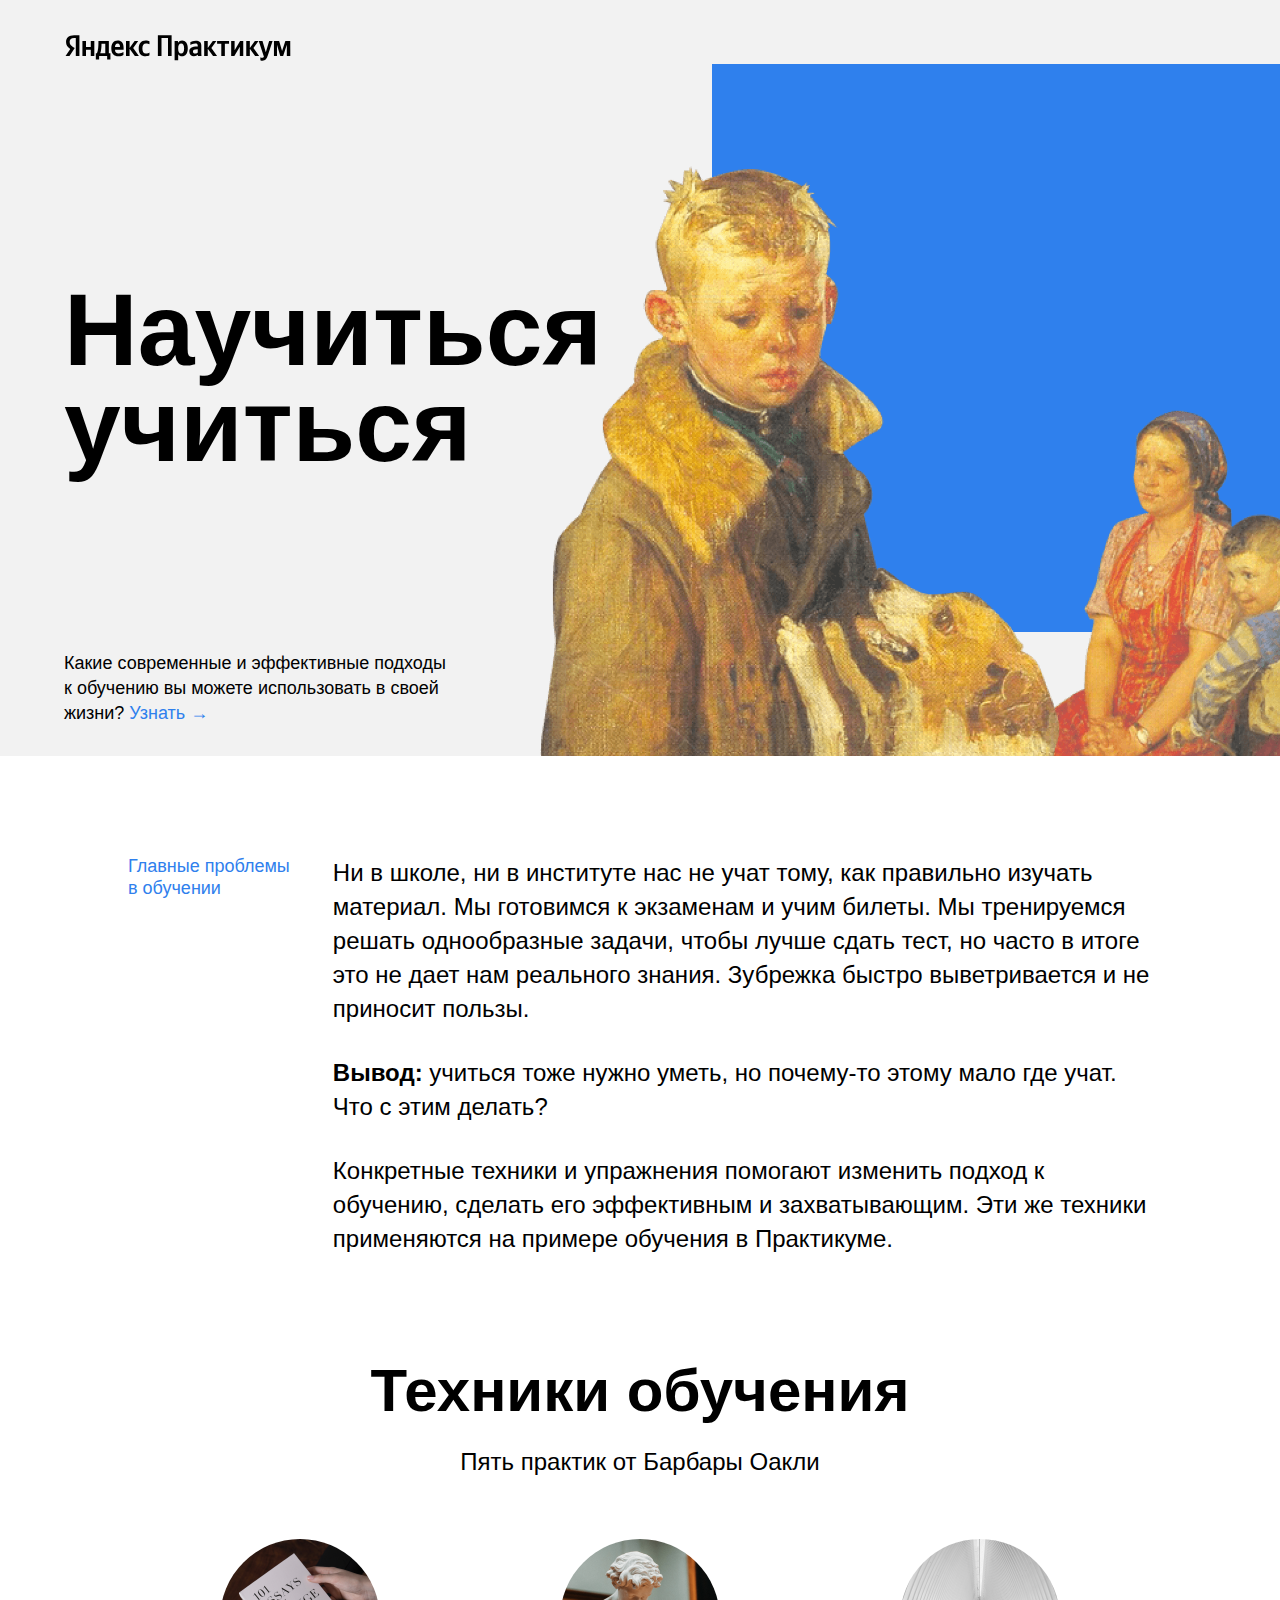
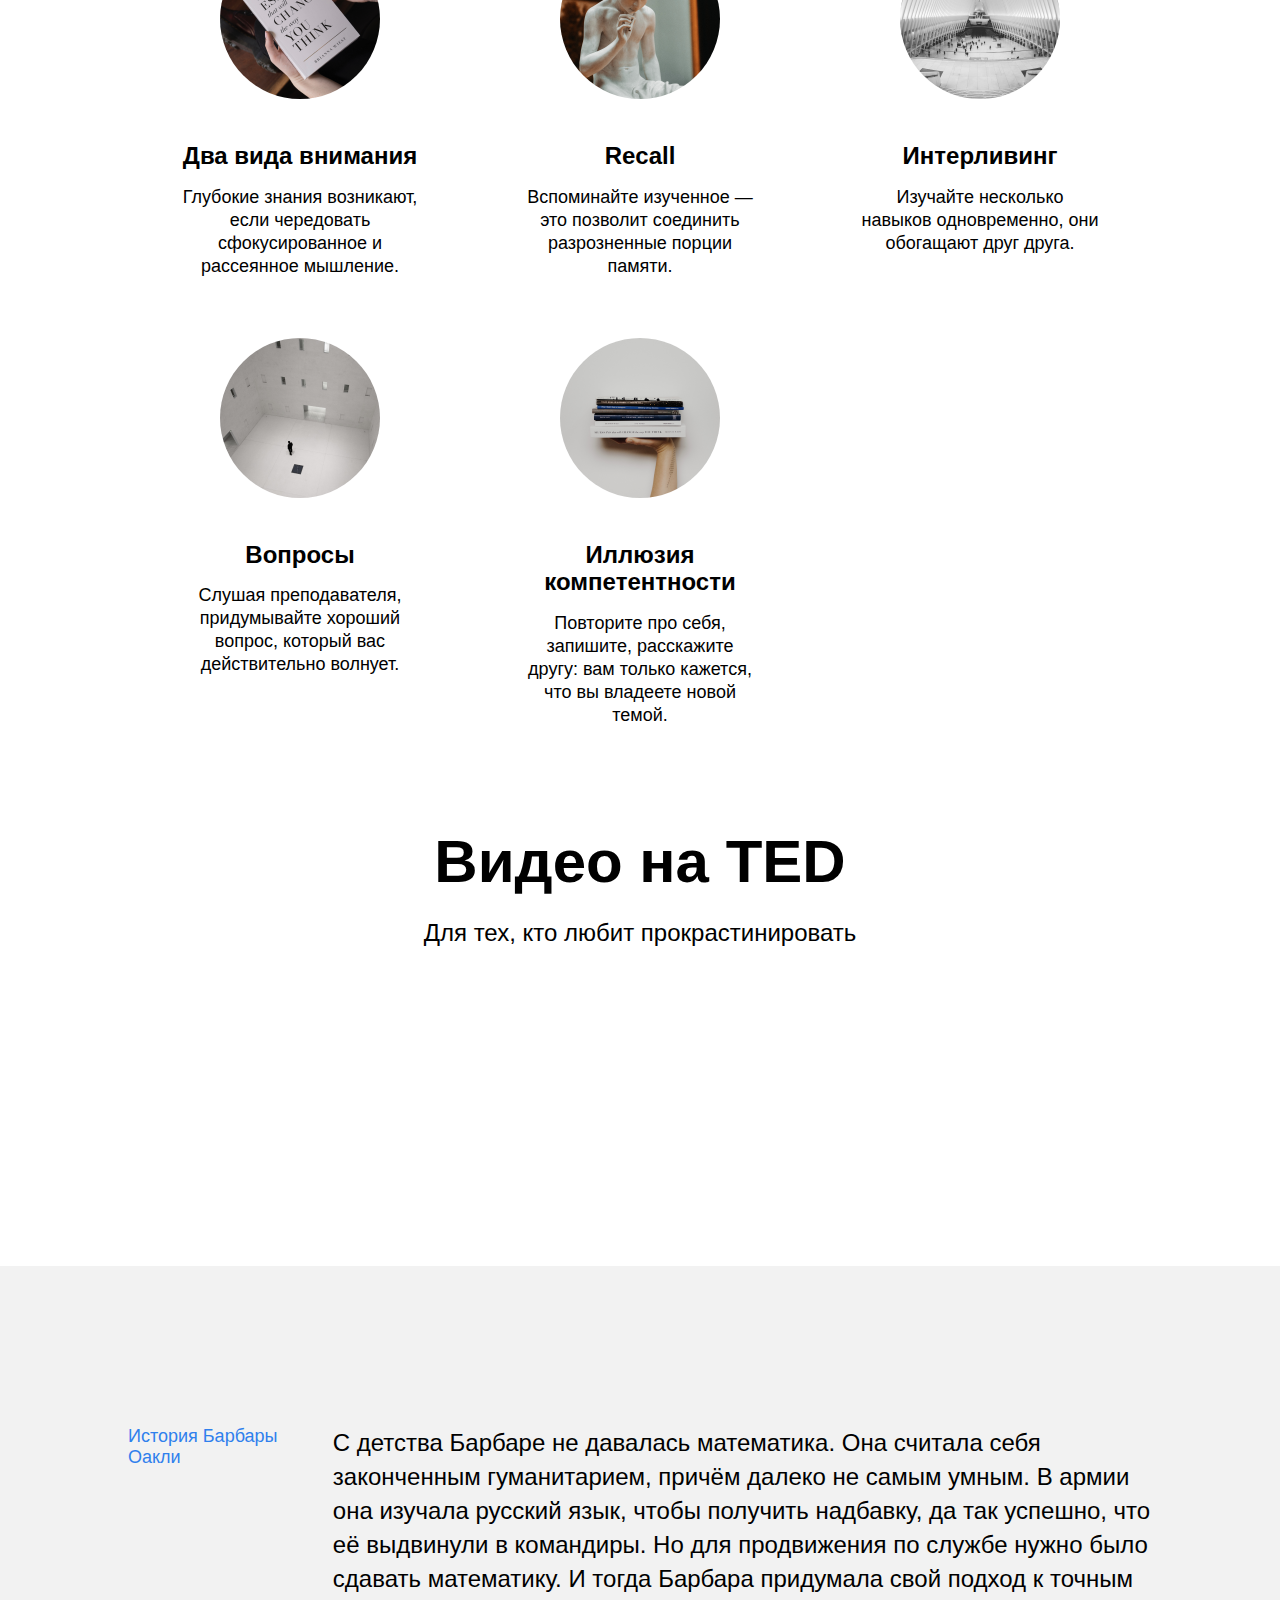
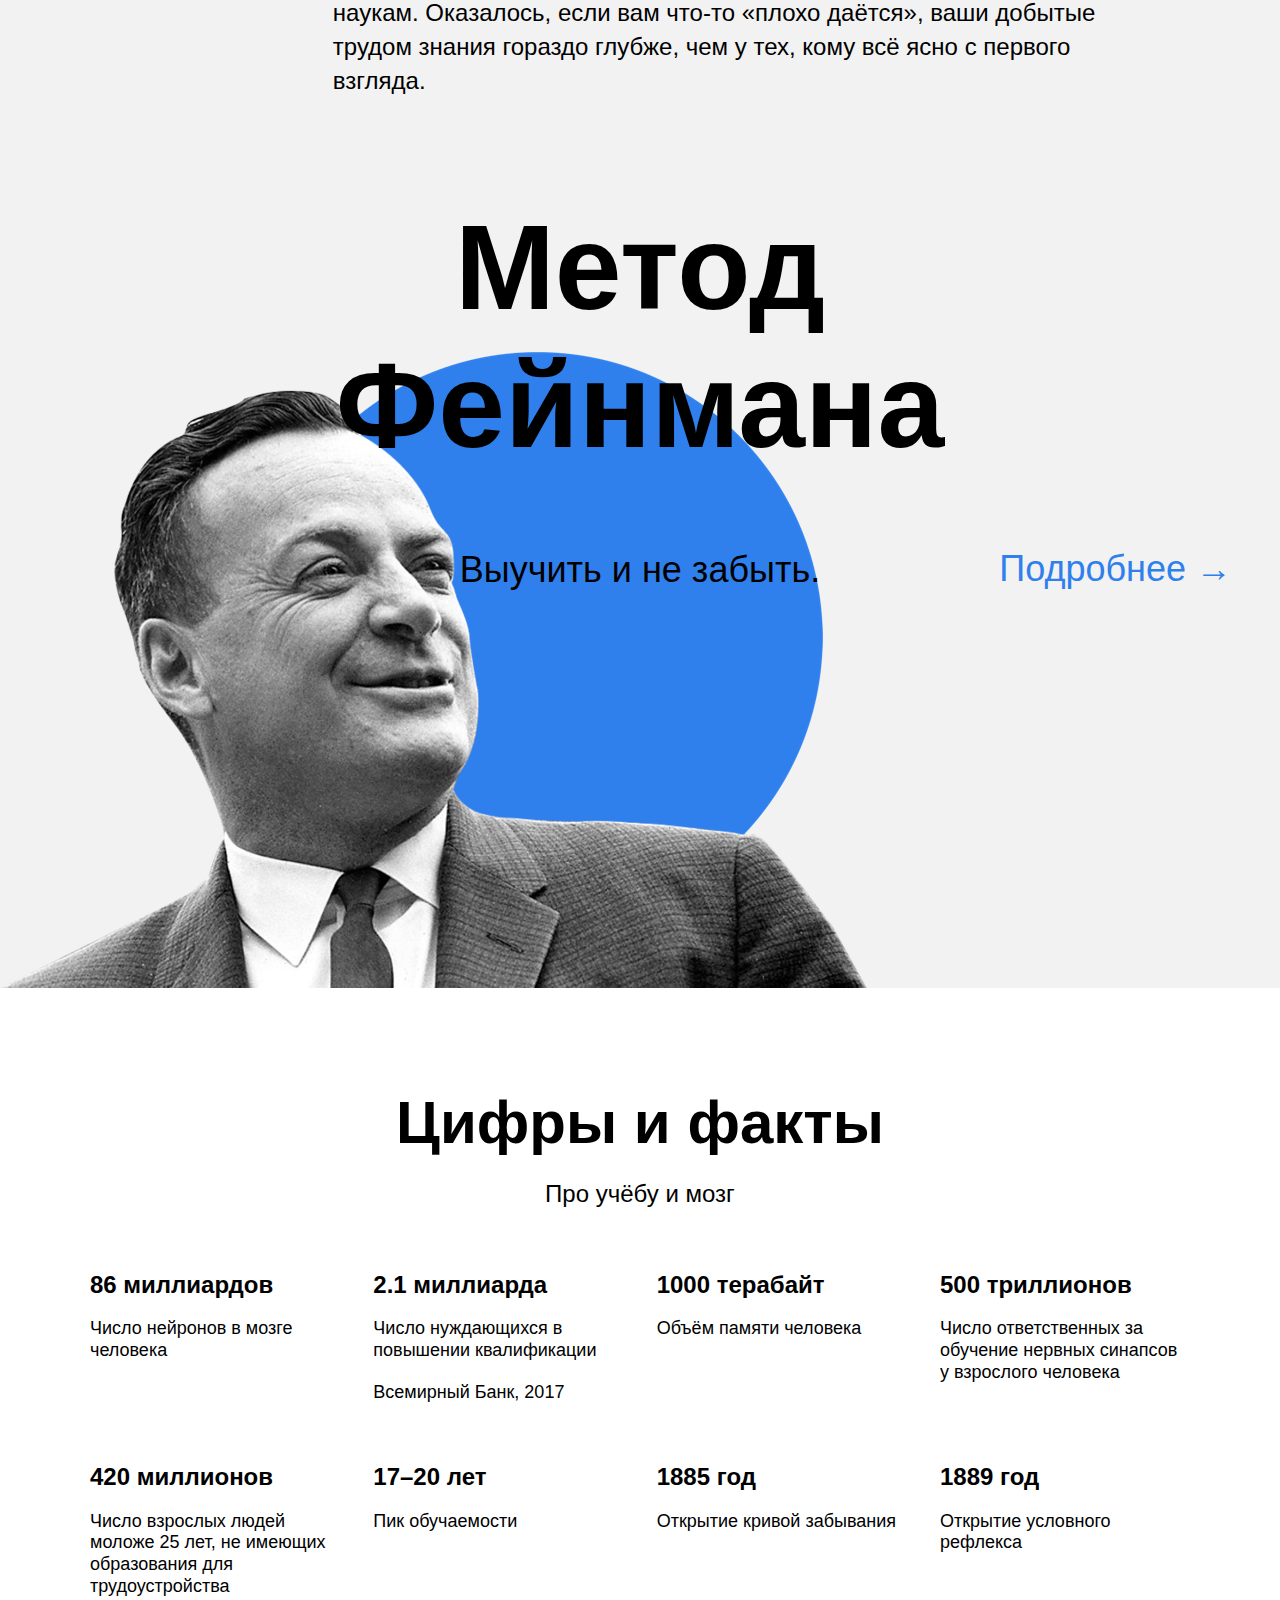
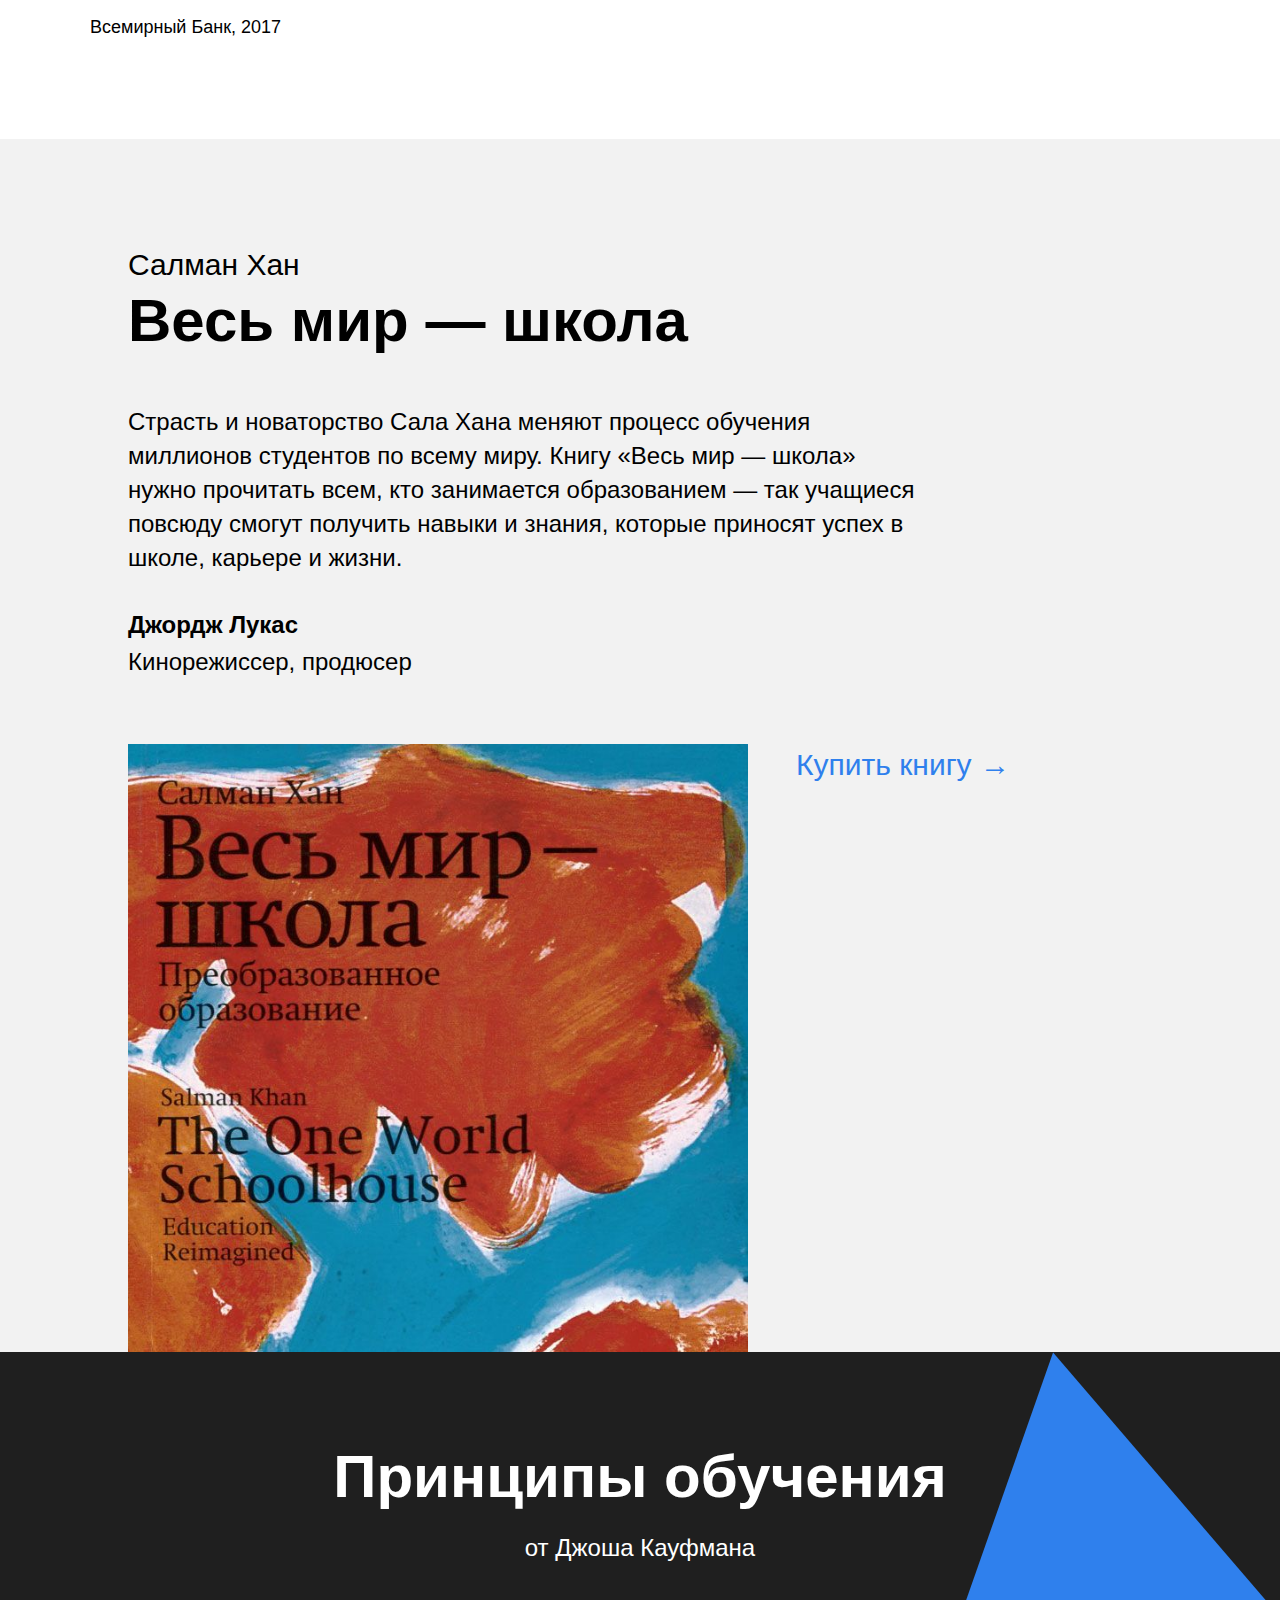
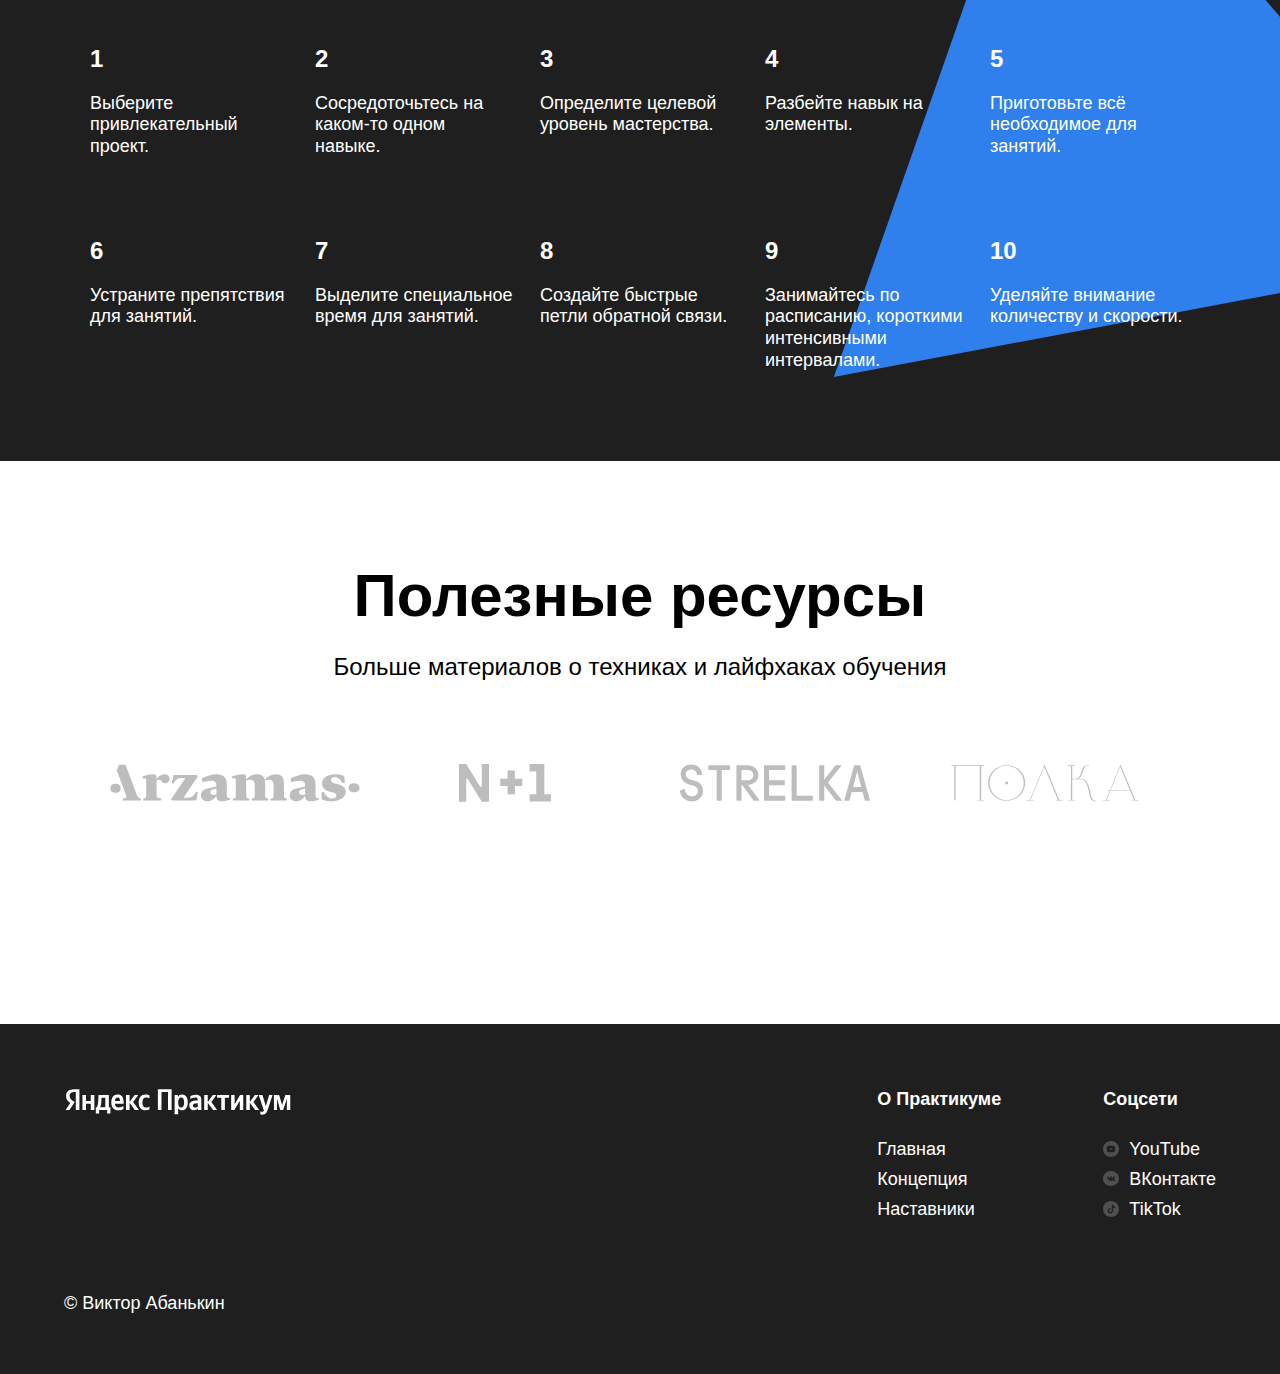
<file: index.html>
<!DOCTYPE html>
<html lang="ru">

<head>
  <meta charset="UTF-8">
  <meta name="viewport" content="width=device-width, initial-scale=1.0">
  <link rel="stylesheet" href="./pages/index.css">
  <title>Научиться учиться</title>
</head>

<body>
  <div class="page">
    <header class="header">
      <img class="logo logo_place_header" src="./images/logo_place_header.svg" alt="Логотип Яндекс">
      <h1 class="header__title">Научиться учиться</h1>
      <p class="header__subtitle">
        Какие современные и эффективные подходы к обучению вы можете
        использовать в своей жизни?
        <a href="#" class="header__link">Узнать →</a>
      </p>
      <img class="header__main-illustration" src="./images/header-image.png" alt="Картинка опять двойка">
      <div class="header__square-pic rotation"></div>
    </header>
    <main class="content">
      <section class="description">
        <div class="two-columns">
          <h2 class="two-columns__brief">Главные проблемы в обучении</h2>
          <div class="two-columns__main-text">
            <p class="two-columns__paragraph">
              Ни в школе, ни в институте нас не учат тому, как правильно изучать
              материал. Мы готовимся к экзаменам и учим билеты. Мы тренируемся
              решать однообразные задачи, чтобы лучше сдать тест, но часто в
              итоге это не дает нам реального знания. Зубрежка быстро
              выветривается и не приносит пользы.
            </p>
            <p class="two-columns__paragraph">
              <span class="two-columns__span-accent">Вывод:</span> учиться тоже
              нужно уметь, но почему-то этому мало где учат. Что с этим делать?
            </p>
            <p class="two-columns__paragraph">
              Конкретные техники и упражнения помогают изменить подход к
              обучению, сделать его эффективным и захватывающим. Эти же техники
              применяются на примере обучения в Практикуме.
            </p>
          </div>
        </div>
      </section>
      <section class="techniques">
        <h2 class="section-title">Техники обучения</h2>
        <p class="section-subtitle">Пять практик от Барбары Оакли</p>
        <div class="cards">
          <div class="cards__item">
            <img class="cards__image" src="./images/cards-attention.png" alt="Карточка виды внимания">
            <h3 class="cards__title">Два вида внимания</h3>
            <p class="cards__description">Глубокие знания возникают, если чередовать сфокусированное и рассеянное
              мышление.</p>
          </div>
          <div class="cards__item">
            <img class="cards__image" src="./images/cards-recall.png" alt="Карточка отзыв">
            <h3 class="cards__title">Recall</h3>
            <p class="cards__description">Вспоминайте изученное — это позволит соединить разрозненные порции памяти.</p>
          </div>
          <div class="cards__item">
            <img class="cards__image" src="./images/cards-interliving.png" alt="Карточка интерливинг">
            <h3 class="cards__title">Интерливинг</h3>
            <p class="cards__description">Изучайте несколько навыков одновременно, они обогащают друг друга.</p>
          </div>
          <div class="cards__item">
            <img class="cards__image" src="./images/cards-question.png" alt="Карточка вопросы">
            <h3 class="cards__title">Вопросы</h3>
            <p class="cards__description">Слушая преподавателя, придумывайте хороший вопрос, который вас действительно
              волнует.</p>
          </div>
          <div class="cards__item">
            <img class="cards__image" src="./images/cards-competence.png" alt="Карточка иллюзия компетентности">
            <h3 class="cards__title">Иллюзия компетентности</h3>
            <p class="cards__description">Повторите про себя, запишите, расскажите другу: вам только кажется, что вы
              владеете новой темой.</p>
          </div>
        </div>
      </section>
      <section class="video">
        <h2 class="section-title">Видео нa TED</h2>
        <p class="section-subtitle">Для тех, кто любит прокрастинировать</p>
        <div class="video__iframes">
          <iframe class="video__iframe" src="https://www.youtube.com/embed/5MgBikgcWnY" title="Видеоплеер"
            allow="accelerometer; autoplay; clipboard-write; encrypted-media; gyroscope; picture-in-picture"
            allowfullscreen></iframe>
          <iframe class="video__iframe" src="https://www.youtube.com/embed/arj7oStGLkU" title="Видеоплеер"
            allow="accelerometer; autoplay; clipboard-write; encrypted-media; gyroscope; picture-in-picture"
            allowfullscreen></iframe>
        </div>
      </section>
      <section class="oakley">
        <div class="two-columns">
          <h2 class="two-columns__brief">История Барбары Оакли</h2>
          <div class="two-columns__main-text">
            <p class="two-columns__paragraph">С детства Барбаре не давалась математика. Она считала себя законченным
              гуманитарием, причём далеко не самым умным. В армии она изучала русский язык, чтобы получить надбавку, да
              так успешно, что её выдвинули в командиры. Но для продвижения по службе нужно было сдавать математику. И
              тогда Барбара придумала свой подход к точным наукам. Оказалось, если вам что-то «плохо даётся», ваши
              добытые трудом знания гораздо глубже, чем у тех, кому всё ясно с первого взгляда.
            </p>
          </div>
        </div>
      </section>
      <section class="feynman">
        <h2 class="feynman__title">Метод Фейнмана</h2>
        <p class="feynman__subtitle">Выучить и не забыть.</p>
        <a class="feynman__link" href="#">Подробнее →</a>
      </section>
      <section class="digits">
        <h2 class="section-title">Цифры и факты</h2>
        <p class="section-subtitle">Про учёбу и мозг</p>
        <div class="table">
          <div class="table__cell">
            <h3 class="table__heading">86 миллиардов</h3>
            <p class="table__text">Число нейронов в мозге человека</p>
          </div>
          <div class="table__cell">
            <h3 class="table__heading">2.1 миллиарда</h3>
            <p class="table__text">
              Число нуждающихся в повышении квалификации
            </p>
            <p class="table__text">Всемирный Банк, 2017</p>
          </div>
          <div class="table__cell">
            <h3 class="table__heading">1000 терабайт</h3>
            <p class="table__text">Объём памяти человека</p>
          </div>
          <div class="table__cell">
            <h3 class="table__heading">500 триллионов</h3>
            <p class="table__text">
              Число ответственных за обучение нервных синапсов у взрослого
              человека
            </p>
          </div>
          <div class="table__cell">
            <h3 class="table__heading">420 миллионов</h3>
            <p class="table__text">
              Число взрослых людей моложе 25 лет, не имеющих образования для
              трудоустройства
            </p>
            <p class="table__text">Всемирный Банк, 2017</p>
          </div>
          <div class="table__cell">
            <h3 class="table__heading">17–20 лет</h3>
            <p class="table__text">Пик обучаемости</p>
          </div>
          <div class="table__cell">
            <h3 class="table__heading">1885 год</h3>
            <p class="table__text">Открытие кривой забывания</p>
          </div>
          <div class="table__cell">
            <h3 class="table__heading">1889 год</h3>
            <p class="table__text">Открытие условного рефлекса</p>
          </div>
        </div>
      </section>
      <section class="khan">
        <div class="khan__container">
          <p class="khan__author">Салман Хан</p>
          <h2 class="khan__title">Весь мир — школа</h2>
          <p class="khan__quote">Страсть и новаторство Сала Хана меняют процесс обучения миллионов студентов по всему
            миру. Книгу «Весь мир — школа» нужно прочитать всем, кто занимается образованием — так учащиеся повсюду
            смогут
            получить навыки и знания, которые приносят успех в школе, карьере и жизни.</p>
          <p class="khan__quote-author">Джордж Лукас</p>
          <p class="khan__quote-author-subline">Кинорежиссер, продюсер</p>
          <div class="khan__book-container">
            <div class="khan__book-pic"></div>
            <a class="khan__buy-link" href="#" target="_blank">Купить книгу →</a>
          </div>
        </div>
      </section>
      <section class="kaufman">
        <h2 class="section-title section-title_theme_dark">Принципы обучения</h2>
        <p class="section-subtitle section-subtitle_theme_dark">от Джоша Кауфмана</p>
        <div class="kaufman__triangle rotation"></div>
        <div class="table table_theme_dark">
          <div class="table__cell table__cell_theme_dark">
            <h3 class="table__heading table__heading_theme_dark">1</h3>
            <p class="table__text table__text_theme_dark">Выберите привлекательный проект.</p>
          </div>
          <div class="table__cell table__cell_theme_dark">
            <h3 class="table__heading table__heading_theme_dark">2</h3>
            <p class="table__text table__text_theme_dark">Сосредоточьтесь на каком-то одном навыке.</p>
          </div>
          <div class="table__cell table__cell_theme_dark">
            <h3 class="table__heading table__heading_theme_dark">3</h3>
            <p class="table__text table__text_theme_dark">Определите целевой уровень мастерства.</p>
          </div>
          <div class="table__cell table__cell_theme_dark">
            <h3 class="table__heading table__heading_theme_dark">4</h3>
            <p class="table__text table__text_theme_dark">Разбейте навык на элементы.</p>
          </div>
          <div class="table__cell table__cell_theme_dark">
            <h3 class="table__heading table__heading_theme_dark">5</h3>
            <p class="table__text table__text_theme_dark">Приготовьте всё необходимое для занятий.</p>
          </div>
          <div class="table__cell table__cell_theme_dark">
            <h3 class="table__heading table__heading_theme_dark">6</h3>
            <p class="table__text table__text_theme_dark">Устраните препятствия для занятий.</p>
          </div>
          <div class="table__cell table__cell_theme_dark">
            <h3 class="table__heading table__heading_theme_dark">7</h3>
            <p class="table__text table__text_theme_dark">Выделите специальное время для занятий.</p>
          </div>
          <div class="table__cell table__cell_theme_dark">
            <h3 class="table__heading table__heading_theme_dark">8</h3>
            <p class="table__text table__text_theme_dark">Создайте быстрые петли обратной связи.</p>
          </div>
          <div class="table__cell table__cell_theme_dark">
            <h3 class="table__heading table__heading_theme_dark">9</h3>
            <p class="table__text table__text_theme_dark">Занимайтесь по расписанию, короткими интенсивными интервалами.
            </p>
          </div>
          <div class="table__cell table__cell_theme_dark">
            <h3 class="table__heading table__heading_theme_dark">10</h3>
            <p class="table__text table__text_theme_dark">Уделяйте внимание количеству и скорости.</p>
          </div>
        </div>
      </section>
      <section class="resources">
        <h2 class="section-title">Полезные ресурсы</h2>
        <p class="section-subtitle">Больше материалов о техниках и лайфхаках обучения</p>
        <nav class="resources__logo-zone">
          <a class="resources__link" href="#" target="_blank"><img class="resources__logo"
              src="./images/logo/resources-arzamas.svg" alt="Логотип арзамас"></a>
          <a class="resources__link" href="#" target="_blank"><img class="resources__logo"
              src="./images/logo/resources-n1.svg" alt="Логотип н1"></a>
          <a class="resources__link" href="#" target="_blank"><img class="resources__logo"
              src="./images/logo/resources-strelka.svg" alt="Логотип стрелка"></a>
          <a class="resources__link" href="#" target="_blank"><img class="resources__logo"
              src="./images/logo/resources-polka.svg" alt="Логотип полка"></a>
        </nav>
      </section>
    </main>
    <footer class="footer">
      <div class="footer__columns">
        <div class="footer__column footer__column_content_copyright">
          <img class="logo logo_place_footer" src="./images/logo_place_footer.svg" alt="Логотип Яндекс">
          <p class="footer__author">&copy; Виктор Абанькин</p>
        </div>
        <nav class="footer__column footer__column_content_info">
          <h2 class="footer__column-heading">О Практикуме</h2>
          <ul class="footer__column-links">
            <li><a class="footer__column-link" href="#" target="_blank">Главная</a></li>
            <li><a class="footer__column-link" href="#" target="_blank">Концепция</a></li>
            <li><a class="footer__column-link" href="#" target="_blank">Наставники</a></li>
          </ul>
        </nav>
        <nav class="footer__column footer__column_content_social">
          <h2 class="footer__column-heading">Соцсети</h2>
          <ul class="footer__column-links">
            <li><a class="footer__column-link" href="#" target="_blank"><img class="footer__social-icon"
                  src="./images/youtube-icon.svg" alt="Иконка YouTube">YouTube</a></li>
            <li><a class="footer__column-link" href="#" target="_blank"><img class="footer__social-icon"
                  src="./images/vk_color_white.svg" alt="Иконка ВКонтакте">ВКонтакте</a></li>
            <li><a class="footer__column-link" href="#" target="_blank"><img class="footer__social-icon"
                  src="./images/tiktok-icon.svg" alt="Иконка TikTok">TikTok</a></li>
          </ul>
        </nav>
      </div>
    </footer>
  </div>
</body>

</html>
</file>
<file: pages/index.css>
@import url(../vendor/normalize.css);
@import url(../blocks/page/page.css);
@import url(../blocks/logo/logo.css);
@import url(../blocks/logo/_place/logo_place_header.css);
@import url(../blocks/header/header.css);
@import url(../blocks/header/__title/header__title.css);
@import url(../blocks/header/__subtitle/header__subtitle.css);
@import url(../blocks/header/__link/header__link.css);
@import url(../blocks/header/__main-illustration/header__main-illustration.css);
@import url(../blocks/header/__square-pic/header__square-pic.css);
@import url(../blocks/description/description.css);
@import url(../blocks/two-columns/two-columns.css);
@import url(../blocks/two-columns/__brief/two-columns__brief.css);
@import url(../blocks/two-columns/__main-text/two-columns__main-text.css);
@import url(../blocks/two-columns/__paragraph/two-columns__paragraph.css);
@import url(../blocks/two-columns/__span-accent/two-columns__span-accent.css);
@import url(../blocks/digits/digits.css);
@import url(../blocks/section-title/section-title.css);
@import url(../blocks/section-subtitle/section-subtitle.css);
@import url(../blocks/table/table.css);
@import url(../blocks/table/__cell/table__cell.css);
@import url(../blocks/table/__heading/table__heading.css);
@import url(../blocks/table/__text/table__text.css);
@import url(../blocks/feynman/feynman.css);
@import url(../blocks/feynman/__title/feynman__title.css);
@import url(../blocks/feynman/__subtitle/feynman__subtitle.css);
@import url(../blocks/feynman/__link/feynman__link.css);
@import url(../blocks/kaufman/kaufman.css);
@import url(../blocks/section-title/_theme/section-title_theme_dark.css);
@import url(../blocks/section-subtitle/_theme/section-subtitle_theme_dark.css);
@import url(../blocks/kaufman/__triangle/kaufman__triangle.css);
@import url(../blocks/table/_theme/table_theme_dark.css);
@import url(../blocks/table/__cell/_theme/table__cell_theme_dark.css);
@import url(../blocks/table/__heading/_theme/table__heading_theme_dark.css);
@import url(../blocks/table/__text/_theme/table__text_theme_dark.css);
@import url(../blocks/footer/footer.css);
@import url(../blocks/footer/__columns/footer__columns.css);
@import url(../blocks/footer/__column/_content/footer__column_content_copyright.css);
@import url(../blocks/footer/__author/footer__author.css);
@import url(../blocks/footer/__column-heading/footer__column-heading.css);
@import url(../blocks/footer/__column-links/footer__column-links.css);
@import url(../blocks/footer/__column-link/footer__column-link.css);
@import url(../blocks/footer/__social-icon/footer__social-icon.css);
@import url(../blocks/rotation/rotation.css);
@import url(../blocks/techniques/techniques.css);
@import url(../blocks/cards/cards.css);
@import url(../blocks/cards/__item/cards__item.css);
@import url(../blocks/cards/__image/cards__image.css);
@import url(../blocks/cards/__description/cards__description.css);
@import url(../blocks/cards/__title/cards__title.css);
@import url(../blocks/video/video.css);
@import url(../blocks/video/__iframes/video__iframes.css);
@import url(../blocks/video/__iframe/video__iframe.css);
@import url(../blocks/oakley/oakley.css);
@import url(../blocks/khan/khan.css);
@import url(../blocks/khan/__container/khan__container.css);
@import url(../blocks/khan/__author/khan__author.css);
@import url(../blocks/khan/__quote/khan__quote.css);
@import url(../blocks/khan/__title/khan__title.css);
@import url(../blocks/khan/__book-container/khan__book-container.css);
@import url(../blocks/khan/__book-pic/khan__book-pic.css);
@import url(../blocks/khan/__buy-link/khan__buy-link.css);
@import url(../blocks/khan/__quote-author-subline/khan__quote-author-subline.css);
@import url(../blocks/khan/__quote-author/khan__quote-author.css);
@import url(../blocks/resources/resources.css);
@import url(../blocks/resources/__logo-zone/resources__logo-zone.css);
@import url(../blocks/resources/__logo/resources__logo.css);
</file>
